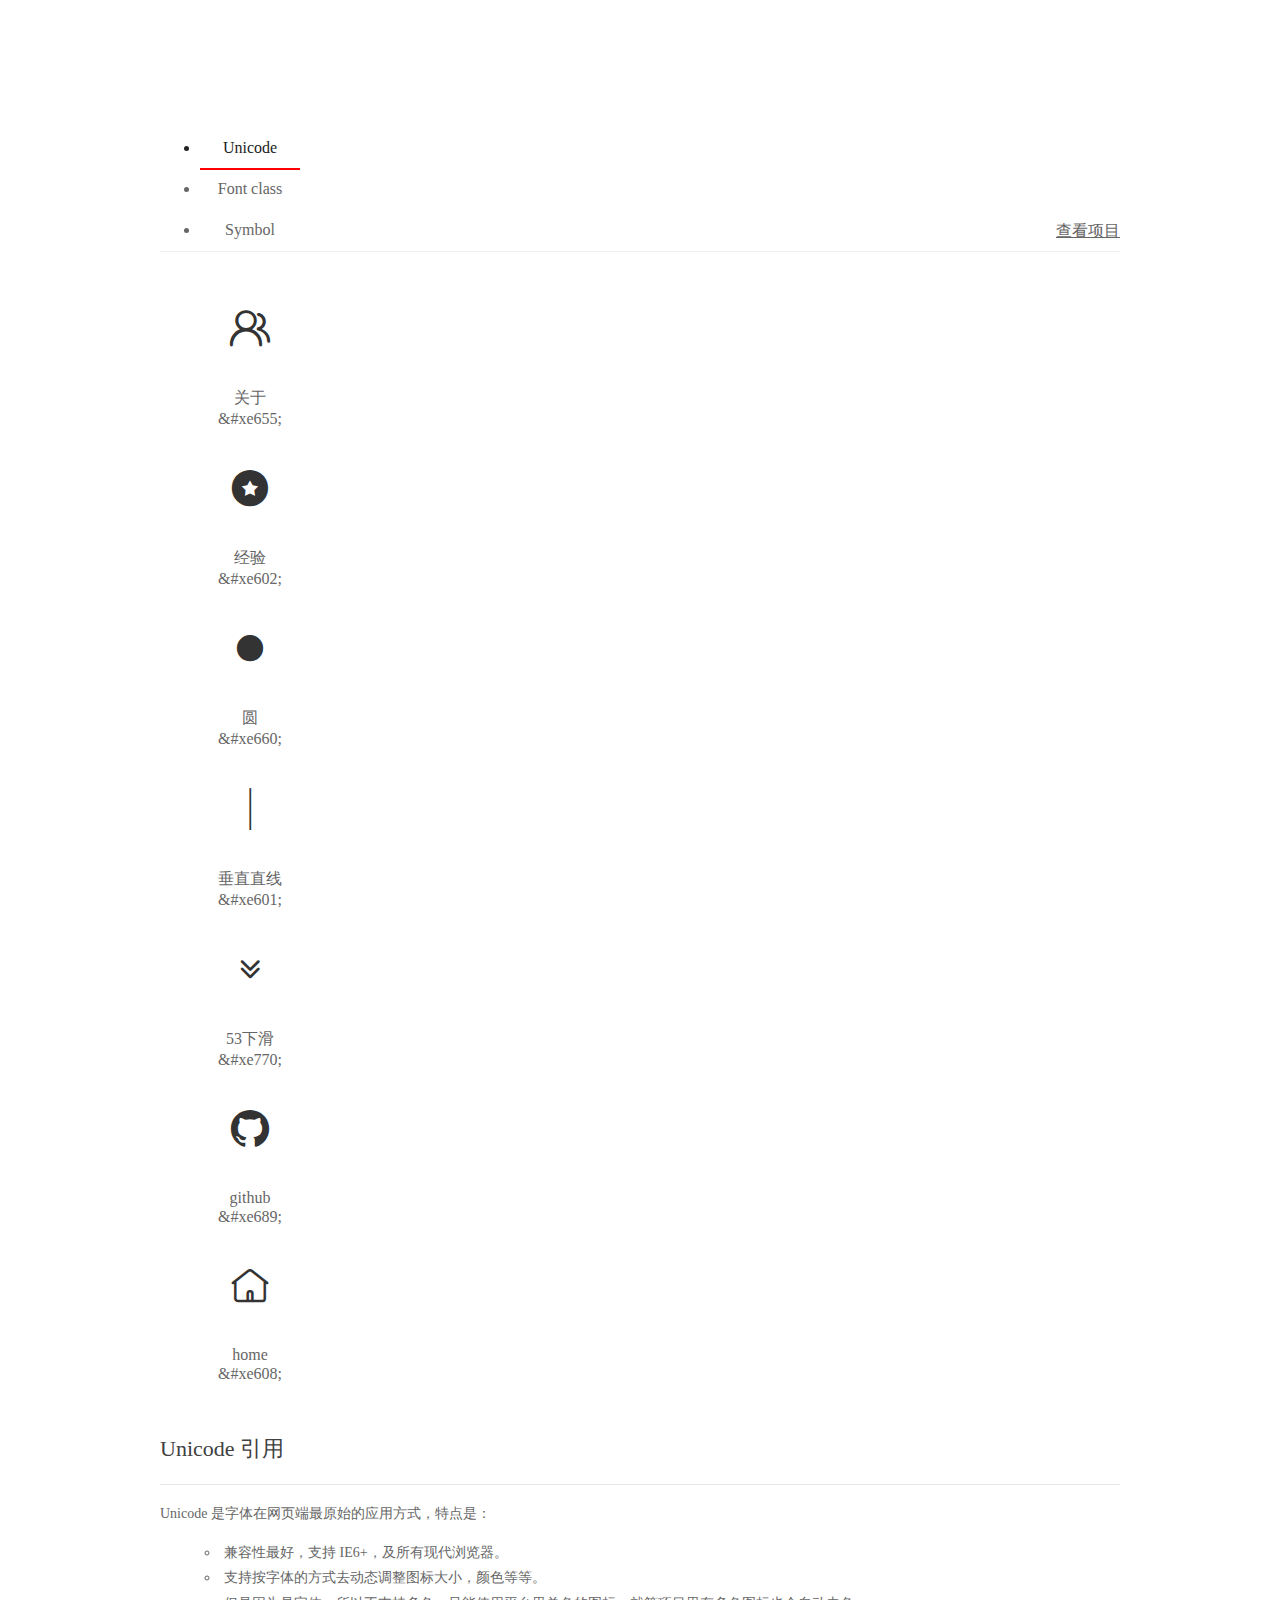
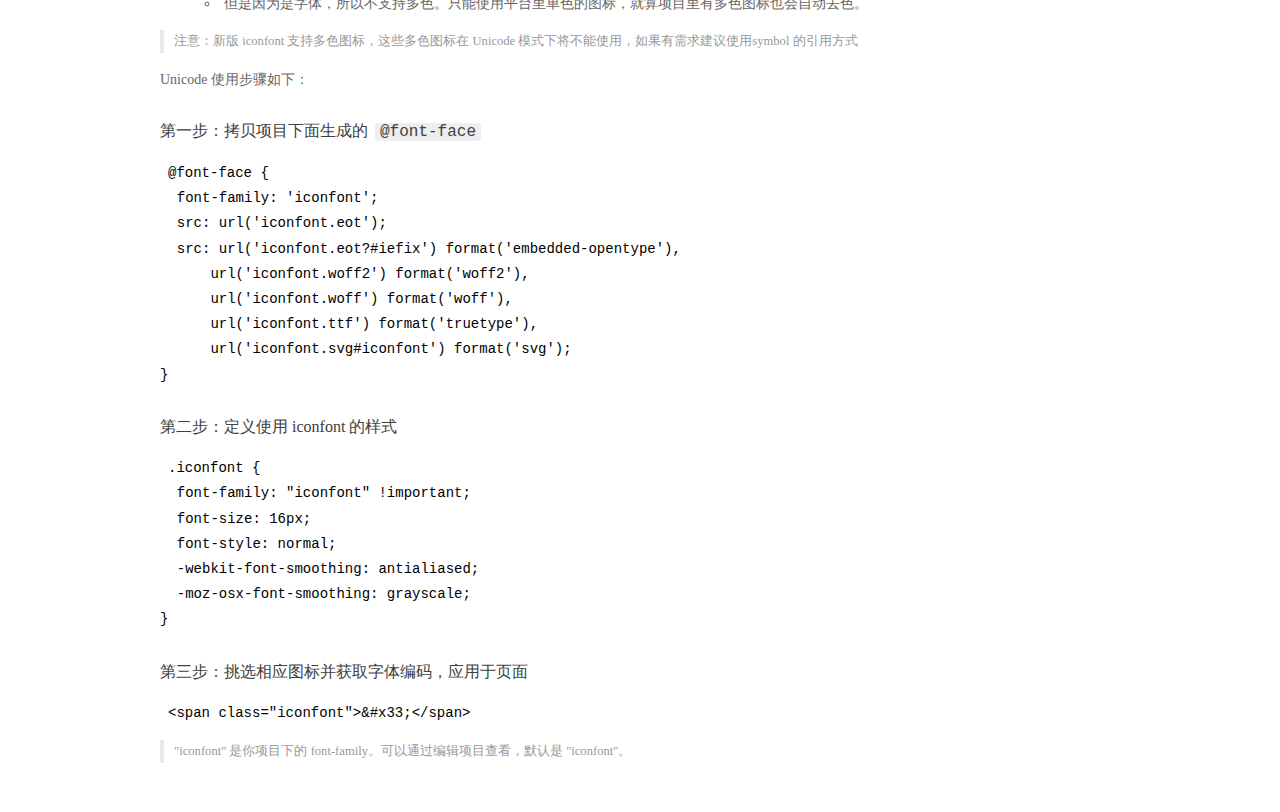
<file: iconfont/demo_index.html>
<!DOCTYPE html>
<html>
<head>
  <meta charset="utf-8"/>
  <title>IconFont Demo</title>
  <link rel="shortcut icon" href="//img.alicdn.com/imgextra/i2/O1CN01ZyAlrn1MwaMhqz36G_!!6000000001499-73-tps-64-64.ico" type="image/x-icon"/>
  <link rel="icon" type="image/svg+xml" href="//img.alicdn.com/imgextra/i4/O1CN01EYTRnJ297D6vehehJ_!!6000000008020-55-tps-64-64.svg"/>
  <link rel="stylesheet" href="https://g.alicdn.com/thx/cube/1.3.2/cube.min.css">
  <link rel="stylesheet" href="demo.css">
  <link rel="stylesheet" href="iconfont.css">
  <script src="iconfont.js"></script>
  <!-- jQuery -->
  <script src="https://a1.alicdn.com/oss/uploads/2018/12/26/7bfddb60-08e8-11e9-9b04-53e73bb6408b.js"></script>
  <!-- 代码高亮 -->
  <script src="https://a1.alicdn.com/oss/uploads/2018/12/26/a3f714d0-08e6-11e9-8a15-ebf944d7534c.js"></script>
</head>
<body>
  <div class="main">
    <h1 class="logo"><a href="https://www.iconfont.cn/" title="iconfont 首页" target="_blank">&#xe86b;</a></h1>
    <div class="nav-tabs">
      <ul id="tabs" class="dib-box">
        <li class="dib active"><span>Unicode</span></li>
        <li class="dib"><span>Font class</span></li>
        <li class="dib"><span>Symbol</span></li>
      </ul>
      
      <a href="https://www.iconfont.cn/manage/index?manage_type=myprojects&projectId=2416039" target="_blank" class="nav-more">查看项目</a>
      
    </div>
    <div class="tab-container">
      <div class="content unicode" style="display: block;">
          <ul class="icon_lists dib-box">
          
            <li class="dib">
              <span class="icon iconfont">&#xe655;</span>
                <div class="name">关于</div>
                <div class="code-name">&amp;#xe655;</div>
              </li>
          
            <li class="dib">
              <span class="icon iconfont">&#xe602;</span>
                <div class="name">经验</div>
                <div class="code-name">&amp;#xe602;</div>
              </li>
          
            <li class="dib">
              <span class="icon iconfont">&#xe660;</span>
                <div class="name">圆</div>
                <div class="code-name">&amp;#xe660;</div>
              </li>
          
            <li class="dib">
              <span class="icon iconfont">&#xe601;</span>
                <div class="name">垂直直线</div>
                <div class="code-name">&amp;#xe601;</div>
              </li>
          
            <li class="dib">
              <span class="icon iconfont">&#xe770;</span>
                <div class="name">53下滑</div>
                <div class="code-name">&amp;#xe770;</div>
              </li>
          
            <li class="dib">
              <span class="icon iconfont">&#xe689;</span>
                <div class="name">github</div>
                <div class="code-name">&amp;#xe689;</div>
              </li>
          
            <li class="dib">
              <span class="icon iconfont">&#xe608;</span>
                <div class="name">home</div>
                <div class="code-name">&amp;#xe608;</div>
              </li>
          
          </ul>
          <div class="article markdown">
          <h2 id="unicode-">Unicode 引用</h2>
          <hr>

          <p>Unicode 是字体在网页端最原始的应用方式，特点是：</p>
          <ul>
            <li>兼容性最好，支持 IE6+，及所有现代浏览器。</li>
            <li>支持按字体的方式去动态调整图标大小，颜色等等。</li>
            <li>但是因为是字体，所以不支持多色。只能使用平台里单色的图标，就算项目里有多色图标也会自动去色。</li>
          </ul>
          <blockquote>
            <p>注意：新版 iconfont 支持多色图标，这些多色图标在 Unicode 模式下将不能使用，如果有需求建议使用symbol 的引用方式</p>
          </blockquote>
          <p>Unicode 使用步骤如下：</p>
          <h3 id="-font-face">第一步：拷贝项目下面生成的 <code>@font-face</code></h3>
<pre><code class="language-css"
>@font-face {
  font-family: 'iconfont';
  src: url('iconfont.eot');
  src: url('iconfont.eot?#iefix') format('embedded-opentype'),
      url('iconfont.woff2') format('woff2'),
      url('iconfont.woff') format('woff'),
      url('iconfont.ttf') format('truetype'),
      url('iconfont.svg#iconfont') format('svg');
}
</code></pre>
          <h3 id="-iconfont-">第二步：定义使用 iconfont 的样式</h3>
<pre><code class="language-css"
>.iconfont {
  font-family: "iconfont" !important;
  font-size: 16px;
  font-style: normal;
  -webkit-font-smoothing: antialiased;
  -moz-osx-font-smoothing: grayscale;
}
</code></pre>
          <h3 id="-">第三步：挑选相应图标并获取字体编码，应用于页面</h3>
<pre>
<code class="language-html"
>&lt;span class="iconfont"&gt;&amp;#x33;&lt;/span&gt;
</code></pre>
          <blockquote>
            <p>"iconfont" 是你项目下的 font-family。可以通过编辑项目查看，默认是 "iconfont"。</p>
          </blockquote>
          </div>
      </div>
      <div class="content font-class">
        <ul class="icon_lists dib-box">
          
          <li class="dib">
            <span class="icon iconfont icon-guanyu"></span>
            <div class="name">
              关于
            </div>
            <div class="code-name">.icon-guanyu
            </div>
          </li>
          
          <li class="dib">
            <span class="icon iconfont icon-jingyan"></span>
            <div class="name">
              经验
            </div>
            <div class="code-name">.icon-jingyan
            </div>
          </li>
          
          <li class="dib">
            <span class="icon iconfont icon-yuan"></span>
            <div class="name">
              圆
            </div>
            <div class="code-name">.icon-yuan
            </div>
          </li>
          
          <li class="dib">
            <span class="icon iconfont icon-chuizhizhixian"></span>
            <div class="name">
              垂直直线
            </div>
            <div class="code-name">.icon-chuizhizhixian
            </div>
          </li>
          
          <li class="dib">
            <span class="icon iconfont icon-xiahua"></span>
            <div class="name">
              53下滑
            </div>
            <div class="code-name">.icon-xiahua
            </div>
          </li>
          
          <li class="dib">
            <span class="icon iconfont icon-github"></span>
            <div class="name">
              github
            </div>
            <div class="code-name">.icon-github
            </div>
          </li>
          
          <li class="dib">
            <span class="icon iconfont icon-home"></span>
            <div class="name">
              home
            </div>
            <div class="code-name">.icon-home
            </div>
          </li>
          
        </ul>
        <div class="article markdown">
        <h2 id="font-class-">font-class 引用</h2>
        <hr>

        <p>font-class 是 Unicode 使用方式的一种变种，主要是解决 Unicode 书写不直观，语意不明确的问题。</p>
        <p>与 Unicode 使用方式相比，具有如下特点：</p>
        <ul>
          <li>兼容性良好，支持 IE8+，及所有现代浏览器。</li>
          <li>相比于 Unicode 语意明确，书写更直观。可以很容易分辨这个 icon 是什么。</li>
          <li>因为使用 class 来定义图标，所以当要替换图标时，只需要修改 class 里面的 Unicode 引用。</li>
          <li>不过因为本质上还是使用的字体，所以多色图标还是不支持的。</li>
        </ul>
        <p>使用步骤如下：</p>
        <h3 id="-fontclass-">第一步：引入项目下面生成的 fontclass 代码：</h3>
<pre><code class="language-html">&lt;link rel="stylesheet" href="./iconfont.css"&gt;
</code></pre>
        <h3 id="-">第二步：挑选相应图标并获取类名，应用于页面：</h3>
<pre><code class="language-html">&lt;span class="iconfont icon-xxx"&gt;&lt;/span&gt;
</code></pre>
        <blockquote>
          <p>"
            iconfont" 是你项目下的 font-family。可以通过编辑项目查看，默认是 "iconfont"。</p>
        </blockquote>
      </div>
      </div>
      <div class="content symbol">
          <ul class="icon_lists dib-box">
          
            <li class="dib">
                <svg class="icon svg-icon" aria-hidden="true">
                  <use xlink:href="#icon-guanyu"></use>
                </svg>
                <div class="name">关于</div>
                <div class="code-name">#icon-guanyu</div>
            </li>
          
            <li class="dib">
                <svg class="icon svg-icon" aria-hidden="true">
                  <use xlink:href="#icon-jingyan"></use>
                </svg>
                <div class="name">经验</div>
                <div class="code-name">#icon-jingyan</div>
            </li>
          
            <li class="dib">
                <svg class="icon svg-icon" aria-hidden="true">
                  <use xlink:href="#icon-yuan"></use>
                </svg>
                <div class="name">圆</div>
                <div class="code-name">#icon-yuan</div>
            </li>
          
            <li class="dib">
                <svg class="icon svg-icon" aria-hidden="true">
                  <use xlink:href="#icon-chuizhizhixian"></use>
                </svg>
                <div class="name">垂直直线</div>
                <div class="code-name">#icon-chuizhizhixian</div>
            </li>
          
            <li class="dib">
                <svg class="icon svg-icon" aria-hidden="true">
                  <use xlink:href="#icon-xiahua"></use>
                </svg>
                <div class="name">53下滑</div>
                <div class="code-name">#icon-xiahua</div>
            </li>
          
            <li class="dib">
                <svg class="icon svg-icon" aria-hidden="true">
                  <use xlink:href="#icon-github"></use>
                </svg>
                <div class="name">github</div>
                <div class="code-name">#icon-github</div>
            </li>
          
            <li class="dib">
                <svg class="icon svg-icon" aria-hidden="true">
                  <use xlink:href="#icon-home"></use>
                </svg>
                <div class="name">home</div>
                <div class="code-name">#icon-home</div>
            </li>
          
          </ul>
          <div class="article markdown">
          <h2 id="symbol-">Symbol 引用</h2>
          <hr>

          <p>这是一种全新的使用方式，应该说这才是未来的主流，也是平台目前推荐的用法。相关介绍可以参考这篇<a href="">文章</a>
            这种用法其实是做了一个 SVG 的集合，与另外两种相比具有如下特点：</p>
          <ul>
            <li>支持多色图标了，不再受单色限制。</li>
            <li>通过一些技巧，支持像字体那样，通过 <code>font-size</code>, <code>color</code> 来调整样式。</li>
            <li>兼容性较差，支持 IE9+，及现代浏览器。</li>
            <li>浏览器渲染 SVG 的性能一般，还不如 png。</li>
          </ul>
          <p>使用步骤如下：</p>
          <h3 id="-symbol-">第一步：引入项目下面生成的 symbol 代码：</h3>
<pre><code class="language-html">&lt;script src="./iconfont.js"&gt;&lt;/script&gt;
</code></pre>
          <h3 id="-css-">第二步：加入通用 CSS 代码（引入一次就行）：</h3>
<pre><code class="language-html">&lt;style&gt;
.icon {
  width: 1em;
  height: 1em;
  vertical-align: -0.15em;
  fill: currentColor;
  overflow: hidden;
}
&lt;/style&gt;
</code></pre>
          <h3 id="-">第三步：挑选相应图标并获取类名，应用于页面：</h3>
<pre><code class="language-html">&lt;svg class="icon" aria-hidden="true"&gt;
  &lt;use xlink:href="#icon-xxx"&gt;&lt;/use&gt;
&lt;/svg&gt;
</code></pre>
          </div>
      </div>

    </div>
  </div>
  <script>
  $(document).ready(function () {
      $('.tab-container .content:first').show()

      $('#tabs li').click(function (e) {
        var tabContent = $('.tab-container .content')
        var index = $(this).index()

        if ($(this).hasClass('active')) {
          return
        } else {
          $('#tabs li').removeClass('active')
          $(this).addClass('active')

          tabContent.hide().eq(index).fadeIn()
        }
      })
    })
  </script>
</body>
</html>
</file>
<file: iconfont/demo.css>
/* Logo 字体 */
@font-face {
  font-family: "iconfont logo";
  src: url('https://at.alicdn.com/t/font_985780_km7mi63cihi.eot?t=1545807318834');
  src: url('https://at.alicdn.com/t/font_985780_km7mi63cihi.eot?t=1545807318834#iefix') format('embedded-opentype'),
    url('https://at.alicdn.com/t/font_985780_km7mi63cihi.woff?t=1545807318834') format('woff'),
    url('https://at.alicdn.com/t/font_985780_km7mi63cihi.ttf?t=1545807318834') format('truetype'),
    url('https://at.alicdn.com/t/font_985780_km7mi63cihi.svg?t=1545807318834#iconfont') format('svg');
}

.logo {
  font-family: "iconfont logo";
  font-size: 160px;
  font-style: normal;
  -webkit-font-smoothing: antialiased;
  -moz-osx-font-smoothing: grayscale;
}

/* tabs */
.nav-tabs {
  position: relative;
}

.nav-tabs .nav-more {
  position: absolute;
  right: 0;
  bottom: 0;
  height: 42px;
  line-height: 42px;
  color: #666;
}

#tabs {
  border-bottom: 1px solid #eee;
}

#tabs li {
  cursor: pointer;
  width: 100px;
  height: 40px;
  line-height: 40px;
  text-align: center;
  font-size: 16px;
  border-bottom: 2px solid transparent;
  position: relative;
  z-index: 1;
  margin-bottom: -1px;
  color: #666;
}


#tabs .active {
  border-bottom-color: #f00;
  color: #222;
}

.tab-container .content {
  display: none;
}

/* 页面布局 */
.main {
  padding: 30px 100px;
  width: 960px;
  margin: 0 auto;
}

.main .logo {
  color: #333;
  text-align: left;
  margin-bottom: 30px;
  line-height: 1;
  height: 110px;
  margin-top: -50px;
  overflow: hidden;
  *zoom: 1;
}

.main .logo a {
  font-size: 160px;
  color: #333;
}

.helps {
  margin-top: 40px;
}

.helps pre {
  padding: 20px;
  margin: 10px 0;
  border: solid 1px #e7e1cd;
  background-color: #fffdef;
  overflow: auto;
}

.icon_lists {
  width: 100% !important;
  overflow: hidden;
  *zoom: 1;
}

.icon_lists li {
  width: 100px;
  margin-bottom: 10px;
  margin-right: 20px;
  text-align: center;
  list-style: none !important;
  cursor: default;
}

.icon_lists li .code-name {
  line-height: 1.2;
}

.icon_lists .icon {
  display: block;
  height: 100px;
  line-height: 100px;
  font-size: 42px;
  margin: 10px auto;
  color: #333;
  -webkit-transition: font-size 0.25s linear, width 0.25s linear;
  -moz-transition: font-size 0.25s linear, width 0.25s linear;
  transition: font-size 0.25s linear, width 0.25s linear;
}

.icon_lists .icon:hover {
  font-size: 100px;
}

.icon_lists .svg-icon {
  /* 通过设置 font-size 来改变图标大小 */
  width: 1em;
  /* 图标和文字相邻时，垂直对齐 */
  vertical-align: -0.15em;
  /* 通过设置 color 来改变 SVG 的颜色/fill */
  fill: currentColor;
  /* path 和 stroke 溢出 viewBox 部分在 IE 下会显示
      normalize.css 中也包含这行 */
  overflow: hidden;
}

.icon_lists li .name,
.icon_lists li .code-name {
  color: #666;
}

/* markdown 样式 */
.markdown {
  color: #666;
  font-size: 14px;
  line-height: 1.8;
}

.highlight {
  line-height: 1.5;
}

.markdown img {
  vertical-align: middle;
  max-width: 100%;
}

.markdown h1 {
  color: #404040;
  font-weight: 500;
  line-height: 40px;
  margin-bottom: 24px;
}

.markdown h2,
.markdown h3,
.markdown h4,
.markdown h5,
.markdown h6 {
  color: #404040;
  margin: 1.6em 0 0.6em 0;
  font-weight: 500;
  clear: both;
}

.markdown h1 {
  font-size: 28px;
}

.markdown h2 {
  font-size: 22px;
}

.markdown h3 {
  font-size: 16px;
}

.markdown h4 {
  font-size: 14px;
}

.markdown h5 {
  font-size: 12px;
}

.markdown h6 {
  font-size: 12px;
}

.markdown hr {
  height: 1px;
  border: 0;
  background: #e9e9e9;
  margin: 16px 0;
  clear: both;
}

.markdown p {
  margin: 1em 0;
}

.markdown>p,
.markdown>blockquote,
.markdown>.highlight,
.markdown>ol,
.markdown>ul {
  width: 80%;
}

.markdown ul>li {
  list-style: circle;
}

.markdown>ul li,
.markdown blockquote ul>li {
  margin-left: 20px;
  padding-left: 4px;
}

.markdown>ul li p,
.markdown>ol li p {
  margin: 0.6em 0;
}

.markdown ol>li {
  list-style: decimal;
}

.markdown>ol li,
.markdown blockquote ol>li {
  margin-left: 20px;
  padding-left: 4px;
}

.markdown code {
  margin: 0 3px;
  padding: 0 5px;
  background: #eee;
  border-radius: 3px;
}

.markdown strong,
.markdown b {
  font-weight: 600;
}

.markdown>table {
  border-collapse: collapse;
  border-spacing: 0px;
  empty-cells: show;
  border: 1px solid #e9e9e9;
  width: 95%;
  margin-bottom: 24px;
}

.markdown>table th {
  white-space: nowrap;
  color: #333;
  font-weight: 600;
}

.markdown>table th,
.markdown>table td {
  border: 1px solid #e9e9e9;
  padding: 8px 16px;
  text-align: left;
}

.markdown>table th {
  background: #F7F7F7;
}

.markdown blockquote {
  font-size: 90%;
  color: #999;
  border-left: 4px solid #e9e9e9;
  padding-left: 0.8em;
  margin: 1em 0;
}

.markdown blockquote p {
  margin: 0;
}

.markdown .anchor {
  opacity: 0;
  transition: opacity 0.3s ease;
  margin-left: 8px;
}

.markdown .waiting {
  color: #ccc;
}

.markdown h1:hover .anchor,
.markdown h2:hover .anchor,
.markdown h3:hover .anchor,
.markdown h4:hover .anchor,
.markdown h5:hover .anchor,
.markdown h6:hover .anchor {
  opacity: 1;
  display: inline-block;
}

.markdown>br,
.markdown>p>br {
  clear: both;
}


.hljs {
  display: block;
  background: white;
  padding: 0.5em;
  color: #333333;
  overflow-x: auto;
}

.hljs-comment,
.hljs-meta {
  color: #969896;
}

.hljs-string,
.hljs-variable,
.hljs-template-variable,
.hljs-strong,
.hljs-emphasis,
.hljs-quote {
  color: #df5000;
}

.hljs-keyword,
.hljs-selector-tag,
.hljs-type {
  color: #a71d5d;
}

.hljs-literal,
.hljs-symbol,
.hljs-bullet,
.hljs-attribute {
  color: #0086b3;
}

.hljs-section,
.hljs-name {
  color: #63a35c;
}

.hljs-tag {
  color: #333333;
}

.hljs-title,
.hljs-attr,
.hljs-selector-id,
.hljs-selector-class,
.hljs-selector-attr,
.hljs-selector-pseudo {
  color: #795da3;
}

.hljs-addition {
  color: #55a532;
  background-color: #eaffea;
}

.hljs-deletion {
  color: #bd2c00;
  background-color: #ffecec;
}

.hljs-link {
  text-decoration: underline;
}

/* 代码高亮 */
/* PrismJS 1.15.0
https://prismjs.com/download.html#themes=prism&languages=markup+css+clike+javascript */
/**
 * prism.js default theme for JavaScript, CSS and HTML
 * Based on dabblet (http://dabblet.com)
 * @author Lea Verou
 */
code[class*="language-"],
pre[class*="language-"] {
  color: black;
  background: none;
  text-shadow: 0 1px white;
  font-family: Consolas, Monaco, 'Andale Mono', 'Ubuntu Mono', monospace;
  text-align: left;
  white-space: pre;
  word-spacing: normal;
  word-break: normal;
  word-wrap: normal;
  line-height: 1.5;

  -moz-tab-size: 4;
  -o-tab-size: 4;
  tab-size: 4;

  -webkit-hyphens: none;
  -moz-hyphens: none;
  -ms-hyphens: none;
  hyphens: none;
}

pre[class*="language-"]::-moz-selection,
pre[class*="language-"] ::-moz-selection,
code[class*="language-"]::-moz-selection,
code[class*="language-"] ::-moz-selection {
  text-shadow: none;
  background: #b3d4fc;
}

pre[class*="language-"]::selection,
pre[class*="language-"] ::selection,
code[class*="language-"]::selection,
code[class*="language-"] ::selection {
  text-shadow: none;
  background: #b3d4fc;
}

@media print {

  code[class*="language-"],
  pre[class*="language-"] {
    text-shadow: none;
  }
}

/* Code blocks */
pre[class*="language-"] {
  padding: 1em;
  margin: .5em 0;
  overflow: auto;
}

:not(pre)>code[class*="language-"],
pre[class*="language-"] {
  background: #f5f2f0;
}

/* Inline code */
:not(pre)>code[class*="language-"] {
  padding: .1em;
  border-radius: .3em;
  white-space: normal;
}

.token.comment,
.token.prolog,
.token.doctype,
.token.cdata {
  color: slategray;
}

.token.punctuation {
  color: #999;
}

.namespace {
  opacity: .7;
}

.token.property,
.token.tag,
.token.boolean,
.token.number,
.token.constant,
.token.symbol,
.token.deleted {
  color: #905;
}

.token.selector,
.token.attr-name,
.token.string,
.token.char,
.token.builtin,
.token.inserted {
  color: #690;
}

.token.operator,
.token.entity,
.token.url,
.language-css .token.string,
.style .token.string {
  color: #9a6e3a;
  background: hsla(0, 0%, 100%, .5);
}

.token.atrule,
.token.attr-value,
.token.keyword {
  color: #07a;
}

.token.function,
.token.class-name {
  color: #DD4A68;
}

.token.regex,
.token.important,
.token.variable {
  color: #e90;
}

.token.important,
.token.bold {
  font-weight: bold;
}

.token.italic {
  font-style: italic;
}

.token.entity {
  cursor: help;
}
</file>
<file: iconfont/iconfont.css>
@font-face {font-family: "iconfont";
  src: url('iconfont.eot?t=1615533459161'); /* IE9 */
  src: url('iconfont.eot?t=1615533459161#iefix') format('embedded-opentype'), /* IE6-IE8 */
  url('[data-uri]') format('woff2'),
  url('iconfont.woff?t=1615533459161') format('woff'),
  url('iconfont.ttf?t=1615533459161') format('truetype'), /* chrome, firefox, opera, Safari, Android, iOS 4.2+ */
  url('iconfont.svg?t=1615533459161#iconfont') format('svg'); /* iOS 4.1- */
}

.iconfont {
  font-family: "iconfont" !important;
  font-size: 16px;
  font-style: normal;
  -webkit-font-smoothing: antialiased;
  -moz-osx-font-smoothing: grayscale;
}

.icon-guanyu:before {
  content: "\e655";
}

.icon-jingyan:before {
  content: "\e602";
}

.icon-yuan:before {
  content: "\e660";
}

.icon-chuizhizhixian:before {
  content: "\e601";
}

.icon-xiahua:before {
  content: "\e770";
}

.icon-github:before {
  content: "\e689";
}

.icon-home:before {
  content: "\e608";
}
</file>
